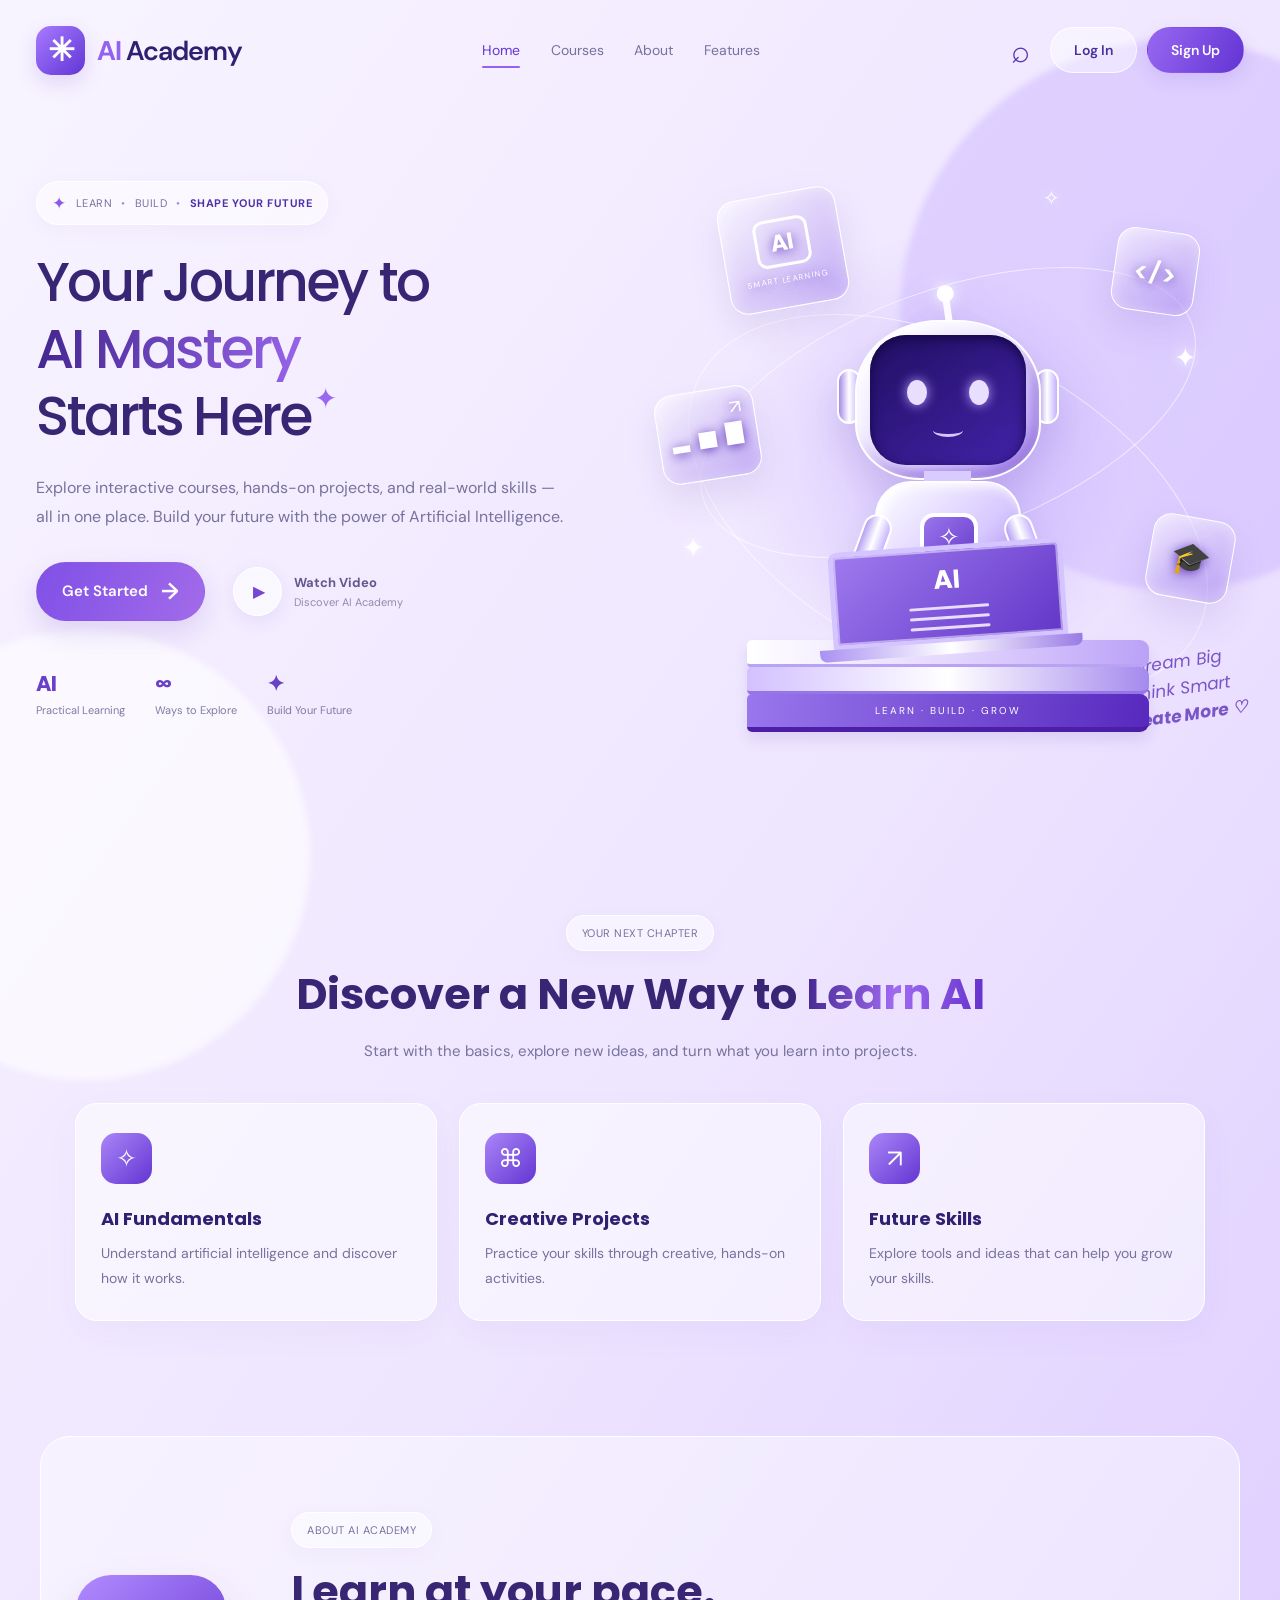
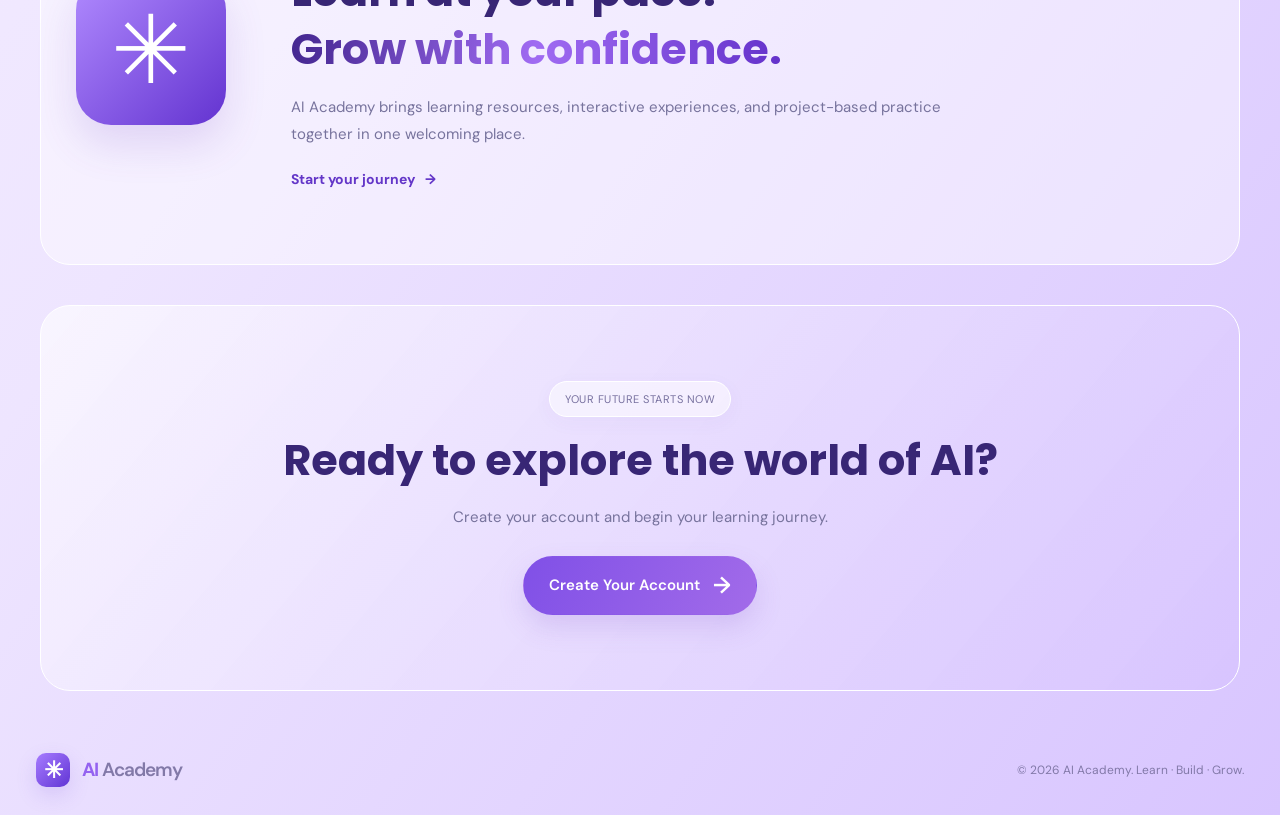
<file: web/index.html>
<!DOCTYPE html>
<html lang="en">
<head>
  <meta charset="UTF-8">
  <meta name="viewport" content="width=device-width, initial-scale=1.0">
  <meta name="description" content="Explore AI courses, interactive learning and hands-on projects at AI Academy.">
  <title>AI Academy | Your Journey to AI Mastery</title>

  <link rel="preconnect" href="https://fonts.googleapis.com">
  <link rel="preconnect" href="https://fonts.gstatic.com" crossorigin>
  <link href="https://fonts.googleapis.com/css2?family=DM+Sans:wght@400;500;600;700&family=Poppins:wght@400;500;600;700;800&display=swap" rel="stylesheet">

  <link rel="stylesheet" href="style.css">
  <script src="Script.js" defer></script>
</head>
<body>
  <div class="background-glow glow-one"></div>
  <div class="background-glow glow-two"></div>

  <header class="navbar">
    <a class="brand" href="#home" aria-label="AI Academy Home">
      <span class="brand-icon">✳</span>
      <span><b>AI</b> Academy</span>
    </a>

    <button class="menu-toggle" id="menuToggle"
      aria-label="Open navigation" aria-expanded="false">☰</button>

    <nav class="nav-links" id="navLinks">
      <a href="#home" class="active">Home</a>
      <a href="#courses">Courses</a>
      <a href="#about">About</a>
      <a href="#features">Features</a>
    </nav>

    <div class="nav-actions">
      <button class="search-btn" id="searchBtn" aria-label="Open search">⌕</button>
      <a class="btn btn-ghost" href="login.html">Log In</a>
      <a class="btn btn-solid" href="Signin.html">Sign Up</a>
    </div>
  </header>

  <main>
    <section class="hero" id="home">
      <div class="hero-copy">
        <div class="eyebrow">
          <span class="sparkle">✦</span>
          LEARN <i>•</i> BUILD <i>•</i>
          <strong>SHAPE YOUR FUTURE</strong>
        </div>

        <h1>
          Your Journey to
          <span class="gradient-text">AI Mastery</span>
          Starts Here<span class="title-spark"> ✦</span>
        </h1>

        <p class="intro">
          Explore interactive courses, hands-on projects, and real-world
          skills — all in one place. Build your future with the power of
          Artificial Intelligence.
        </p>

        <div class="hero-buttons">
          <a class="btn btn-main" href="Signin.html">
            Get Started <span>→</span>
          </a>

          <button class="watch-btn" id="watchBtn">
            <span class="play-circle">▶</span>
            <span><b>Watch Video</b><small>Discover AI Academy</small></span>
          </button>
        </div>

        <div class="stats">
          <div><strong>AI</strong><span>Practical Learning</span></div>
          <div><strong>∞</strong><span>Ways to Explore</span></div>
          <div><strong>✦</strong><span>Build Your Future</span></div>
        </div>
      </div>

      <div class="hero-art" aria-label="Illustration of a friendly AI robot studying">
        <div class="orbit orbit-one"></div>
        <div class="orbit orbit-two"></div>

        <div class="floating-card ai-card">
          <span class="chip">AI</span>
          <small>SMART LEARNING</small>
        </div>

        <div class="floating-card code-card">&lt;/&gt;</div>
        <div class="floating-card chart-card">▂ ▅ ▇ <span>↗</span></div>
        <div class="floating-card cap-card">🎓</div>
        <span class="star star-one">✦</span>
        <span class="star star-two">✧</span>
        <span class="star star-three">✦</span>

        <div class="robot">
          <div class="antenna"><span></span></div>
          <div class="ear ear-left"></div>
          <div class="ear ear-right"></div>
          <div class="robot-head">
            <div class="robot-face">
              <span class="eye"></span>
              <span class="eye"></span>
              <span class="smile"></span>
            </div>
          </div>
          <div class="robot-neck"></div>
          <div class="robot-body">
            <div class="robot-screen">✧</div>
            <div class="robot-arm arm-left"></div>
            <div class="robot-arm arm-right"></div>
          </div>
        </div>

        <div class="laptop">
          <div class="laptop-screen">
            <span>AI</span>
            <i></i><i></i><i></i>
          </div>
          <div class="laptop-base"></div>
        </div>

        <div class="book book-one"></div>
        <div class="book book-two"></div>
        <div class="book book-three">LEARN · BUILD · GROW</div>

        <div class="handwritten">Dream Big<br>Think Smart<br><b>Create More ♡</b></div>
      </div>
    </section>

    <section class="learning-section" id="courses">
      <div class="section-heading">
        <span class="eyebrow">YOUR NEXT CHAPTER</span>
        <h2>Discover a New Way to <span class="gradient-text">Learn AI</span></h2>
        <p>Start with the basics, explore new ideas, and turn what you learn into projects.</p>
      </div>

      <div class="course-grid">
        <article class="course-card">
          <span class="course-icon">✧</span>
          <h3>AI Fundamentals</h3>
          <p>Understand artificial intelligence and discover how it works.</p>
        </article>
        <article class="course-card">
          <span class="course-icon">⌘</span>
          <h3>Creative Projects</h3>
          <p>Practice your skills through creative, hands-on activities.</p>
        </article>
        <article class="course-card">
          <span class="course-icon">↗</span>
          <h3>Future Skills</h3>
          <p>Explore tools and ideas that can help you grow your skills.</p>
        </article>
      </div>
    </section>

    <section class="about-section" id="about">
      <div class="about-symbol">✳</div>
      <div>
        <span class="eyebrow">ABOUT AI ACADEMY</span>
        <h2>Learn at your pace.<br><span class="gradient-text">Grow with confidence.</span></h2>
        <p>AI Academy brings learning resources, interactive experiences, and project-based practice together in one welcoming place.</p>
        <a class="text-link" href="Signin.html">Start your journey <span>→</span></a>
      </div>
    </section>

    <section class="final-cta">
      <span class="eyebrow">YOUR FUTURE STARTS NOW</span>
      <h2>Ready to explore the world of AI?</h2>
      <p>Create your account and begin your learning journey.</p>
      <a class="btn btn-main" href="Signin.html">Create Your Account <span>→</span></a>
    </section>
  </main>

  <footer id="contact">
    <a class="brand footer-brand" href="#home"><span class="brand-icon">✳</span><span><b>AI</b> Academy</span></a>
    <span>© <span id="year"></span> AI Academy. Learn · Build · Grow.</span>
  </footer>

  <div class="search-panel" id="searchPanel" hidden>
    <label for="siteSearch">Search AI Academy</label>
    <div class="search-row">
      <input id="siteSearch" type="search" placeholder="Try AI fundamentals...">
      <button id="closeSearch" aria-label="Close search">×</button>
    </div>
    <p id="searchHint">Search for courses, projects and learning resources.</p>
  </div>

  <dialog class="video-dialog" id="videoDialog">
    <button class="dialog-close" id="closeVideo" aria-label="Close">×</button>
    <div class="video-symbol">✳</div>
    <h2>Welcome to AI Academy</h2>
    <p>Discover AI, learn new skills, and bring your ideas to life.</p>
    <a class="btn btn-main" href="Signin.html">Get Started →</a>
  </dialog>
</body>
</html>
</file>
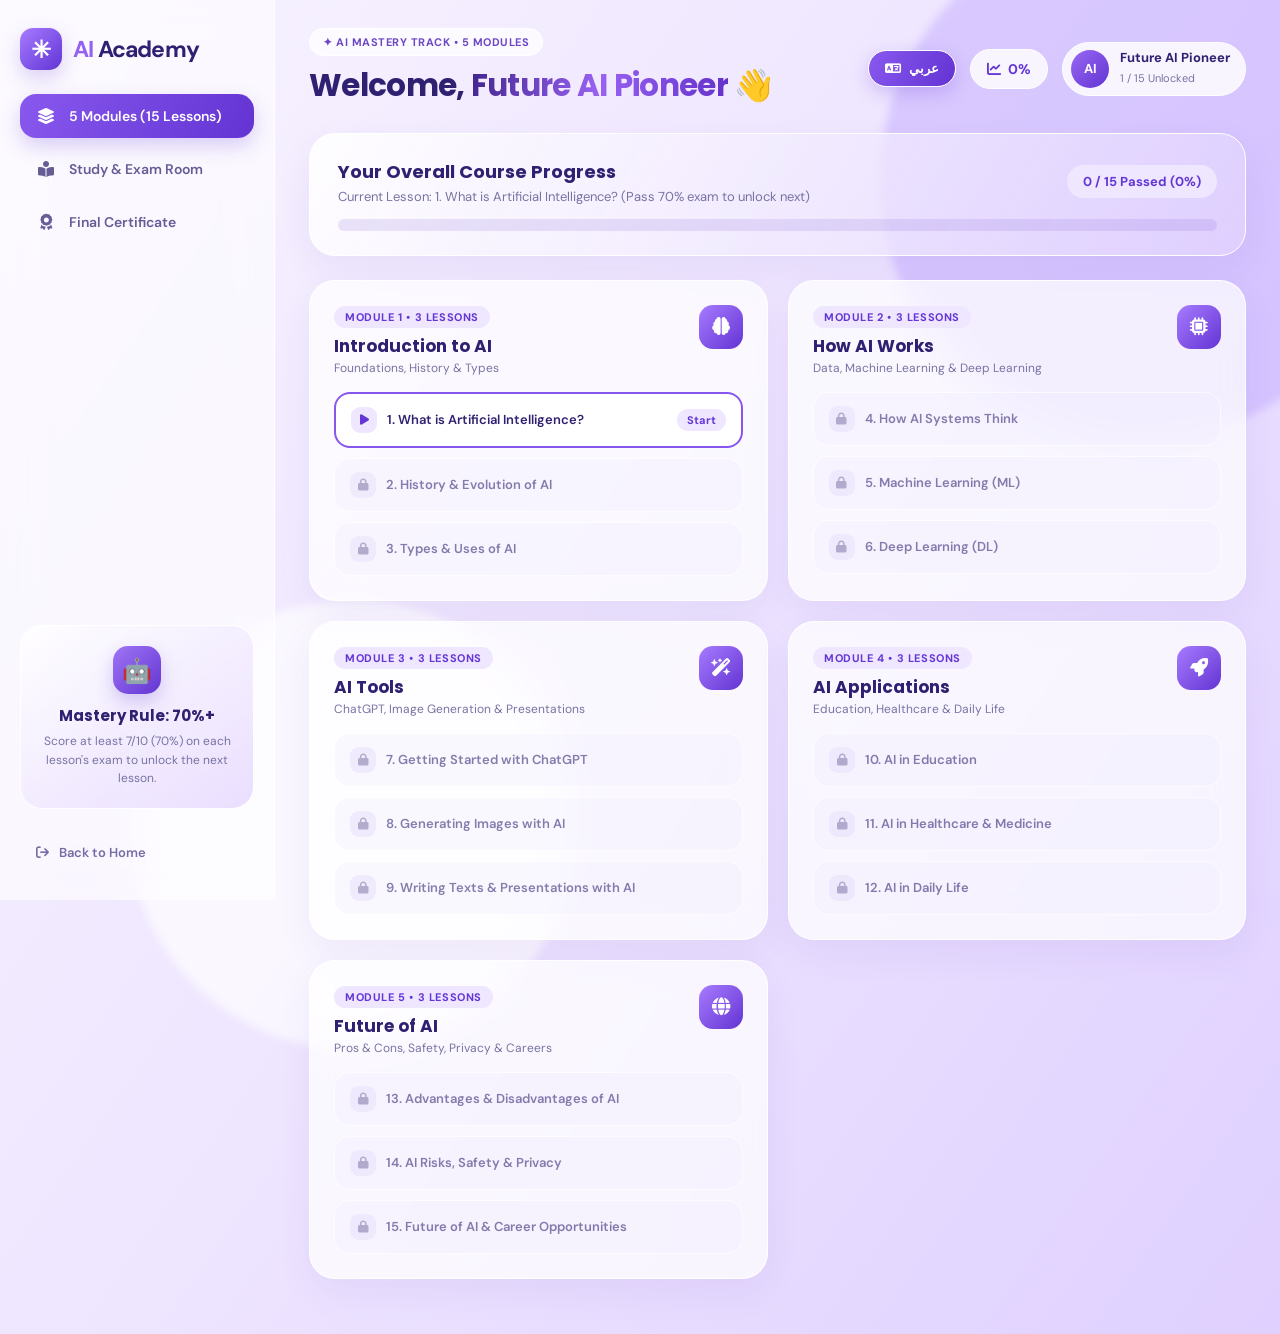
<file: web/dashboard.html>
<!DOCTYPE html>
<html lang="en" dir="ltr" id="htmlRoot">
<head>
  <meta charset="UTF-8">
  <meta name="viewport" content="width=device-width, initial-scale=1.0">
  <title>AI Academy | Learning Dashboard</title>

  <link rel="preconnect" href="https://fonts.googleapis.com">
  <link rel="preconnect" href="https://fonts.gstatic.com" crossorigin>
  <link href="https://fonts.googleapis.com/css2?family=Cairo:wght@400;600;700;800&family=DM+Sans:wght@400;500;600;700&family=Poppins:wght@400;500;600;700;800&family=Dancing+Script:wght@600;700&display=swap" rel="stylesheet">
  <link rel="stylesheet" href="https://cdnjs.cloudflare.com/ajax/libs/font-awesome/6.5.2/css/all.min.css">
  <link rel="stylesheet" href="dashboard.css">
</head>
<body>
  <div class="background-glow glow-one"></div>
  <div class="background-glow glow-two"></div>

  <div class="app-layout">
    <!-- Sidebar -->
    <aside class="sidebar" id="sidebar">
      <div class="sidebar-header">
        <a class="brand" href="index.html">
          <span class="brand-icon">✳</span>
          <span><b>AI</b> Academy</span>
        </a>
        <button class="close-sidebar" id="closeSidebar" aria-label="Close menu">×</button>
      </div>

      <nav class="side-nav">
        <button type="button" class="nav-item active" data-view="curriculumView">
          <i class="fa-solid fa-layer-group"></i>
          <span data-i18n="navModules">5 Modules (15 Lessons)</span>
        </button>
        <button type="button" class="nav-item" data-view="lessonView" id="navCurrentLesson">
          <i class="fa-solid fa-book-open-reader"></i>
          <span data-i18n="navStudy">Study & Exam Room</span>
        </button>
        <button type="button" class="nav-item" data-view="certificateView" id="navCertificate">
          <i class="fa-solid fa-award"></i>
          <span data-i18n="navCert">Final Certificate</span>
        </button>
      </nav>

      <div class="sidebar-card">
        <div class="mini-bot">🤖</div>
        <h4 data-i18n="ruleTitle">Mastery Rule: 70%+</h4>
        <p data-i18n="ruleDesc">Score at least 7/10 (70%) on each lesson's exam to unlock the next lesson.</p>
      </div>

      <a href="index.html" class="logout-link">
        <i class="fa-solid fa-arrow-right-from-bracket"></i>
        <span data-i18n="backHome">Back to Home</span>
      </a>
    </aside>

    <!-- Main Wrapper -->
    <div class="main-wrapper">
      <!-- Topbar -->
      <header class="topbar">
        <button class="menu-toggle" id="menuToggle" aria-label="Open menu">
          <i class="fa-solid fa-bars"></i>
        </button>

        <div class="welcome-banner">
          <span class="eyebrow" data-i18n="trackBadge">✦ AI MASTERY TRACK • 5 MODULES</span>
          <h1><span data-i18n="welcomeWord">Welcome,</span> <span class="gradient-text" id="studentName">Student</span> 👋</h1>
        </div>

        <div class="user-actions">
          <!-- زرار تبديل اللغة عربي / إنجليزي -->
          <button type="button" class="lang-toggle-btn" id="langToggleBtn" title="Switch Language">
            <i class="fa-solid fa-language"></i>
            <span id="langBtnLabel">عربي</span>
          </button>

          <div class="streak-pill">
            <i class="fa-solid fa-chart-line"></i>
            <span id="headerPercent">0%</span>
          </div>
          <div class="profile-chip">
            <div class="avatar">AI</div>
            <div class="profile-info">
              <strong id="profileName">Student</strong>
              <small id="unlockedCountLabel">1 / 15 Unlocked</small>
            </div>
          </div>
        </div>
      </header>

      <!-- VIEW 1: CURRICULUM OVERVIEW (5 MODULES) -->
      <main id="curriculumView" class="view-section active">
        <section class="progress-banner">
          <div class="progress-head">
            <div>
              <h2 data-i18n="overallProgress">Your Overall Course Progress</h2>
              <p id="nextStepText">Start Lesson 1 to begin your AI journey.</p>
            </div>
            <span class="progress-badge" id="progressBadge">0 / 15 Passed (0%)</span>
          </div>
          <div class="progress-track">
            <div class="progress-fill" id="progressFill" style="width: 0%;"></div>
          </div>
        </section>

        <div class="modules-grid" id="modulesContainer"></div>
      </main>

      <!-- VIEW 2: LESSON STUDY + 10-QUESTION EXAM -->
      <main id="lessonView" class="view-section">
        <div class="lesson-topbar">
          <button type="button" class="back-btn" id="backToModulesBtn">
            <i class="fa-solid fa-arrow-left"></i> <span data-i18n="backModules">Back to All Modules</span>
          </button>
          <span class="module-pill" id="activeModuleTag">Module 1 • Lesson 1</span>
        </div>

        <article class="study-card">
          <div class="study-header">
            <div class="study-icon" id="activeLessonIcon">🤖</div>
            <div>
              <h2 id="activeLessonTitle">Lesson Title</h2>
              <p id="activeLessonSubtitle">Subtitle</p>
            </div>
          </div>

          <div class="study-body" id="activeLessonContent"></div>

          <div class="study-footer">
            <div class="exam-notice">
              <i class="fa-solid fa-circle-info"></i>
              <span data-i18n="examNotice">Finished studying? Complete the 10-question exam below (Minimum passing score: 70%).</span>
            </div>
            <button type="button" class="primary-btn" id="scrollToExamBtn">
              <span data-i18n="startExamBtn">Start 10-Question Exam</span> <i class="fa-solid fa-arrow-down"></i>
            </button>
          </div>
        </article>

        <!-- 10-Question Exam Card -->
        <section class="exam-card" id="examSection">
          <div class="exam-header">
            <div>
              <span class="eyebrow" data-i18n="examBadge">LESSON ASSESSMENT • 10 QUESTIONS</span>
              <h3 data-i18n="examHeading">Lesson Mastery Exam</h3>
            </div>
            <div class="pass-rule-badge" data-i18n="passRule">Pass Score: 70% (7/10)</div>
          </div>

          <form id="lessonExamForm" class="questions-list"></form>

          <div class="exam-actions">
            <button type="button" class="primary-btn submit-exam-btn" id="submitExamBtn">
              <i class="fa-solid fa-paper-plane"></i> <span data-i18n="submitExam">Submit Exam & Check Score</span>
            </button>
          </div>

          <div class="exam-result-box" id="examResultBox" hidden>
            <div class="result-icon" id="resultIcon">🎉</div>
            <h3 id="resultTitle">Result Title</h3>
            <p id="resultScoreText">You scored 8/10 (80%)</p>
            <p id="resultMessage">Message</p>
            <div class="result-buttons" id="resultButtons"></div>
          </div>
        </section>
      </main>

      <!-- VIEW 3: FINAL BIG CERTIFICATE -->
      <main id="certificateView" class="view-section">
        <div class="cert-locked-banner" id="certLockedBanner">
          <div class="lock-circle"><i class="fa-solid fa-lock"></i></div>
          <h2 data-i18n="certLockedTitle">Certificate Locked</h2>
          <p data-i18n="certLockedDesc">Complete all 5 Modules (15 Lessons) with at least 70% on every exam to unlock your official AI Academy Certificate.</p>
          <button type="button" class="primary-btn" id="goStudyBtn" data-i18n="continueStudy">Continue Studying</button>
        </div>

        <div class="big-certificate-wrapper" id="bigCertWrapper" hidden>
          <div class="cert-controls">
            <span class="eyebrow">🎓 OFFICIAL CREDENTIAL UNLOCKED</span>
            <button type="button" class="primary-btn" onclick="window.print()">
              <i class="fa-solid fa-print"></i> <span data-i18n="printCert">Print / Save as PDF</span>
            </button>
          </div>

          <div class="big-certificate" id="printableCertificate" dir="ltr">
            <div class="cert-border-inner">
              <div class="cert-top-brand">
                <span class="brand-icon">✳</span>
                <span><b>AI</b> Academy</span>
              </div>

              <p class="cert-kicker">CERTIFICATE OF MASTERY</p>
              <h1 class="cert-main-title">Artificial Intelligence Foundations</h1>
              <p class="cert-presented">This prestigious certificate is proudly presented to</p>

              <h2 class="cert-recipient" id="finalCertName">Student Name</h2>

              <p class="cert-desc">
                For successfully completing the comprehensive <strong>5-Module, 15-Lesson Curriculum</strong> in Artificial Intelligence, Machine Learning, AI Tools, Real-World Applications, and AI Ethics, achieving mastery across all 15 assessments.
              </p>

              <div class="cert-modules-summary">
                <span>✓ Module 1: Intro to AI</span>
                <span>✓ Module 2: How AI Works</span>
                <span>✓ Module 3: AI Tools</span>
                <span>✓ Module 4: Applications</span>
                <span>✓ Module 5: Future of AI</span>
              </div>

              <div class="cert-footer-row">
                <div class="cert-sign">
                  <strong id="certDate">November 2026</strong>
                  <span>Date of Completion</span>
                </div>
                <div class="cert-gold-medal">
                  <i class="fa-solid fa-award"></i>
                  <span>VERIFIED</span>
                </div>
                <div class="cert-sign">
                  <strong class="signature-script">AI Academy Board</strong>
                  <span>Program Director</span>
                </div>
              </div>
            </div>
          </div>
        </div>
      </main>
    </div>
  </div>

  <!-- CELEBRATION POPUP MODAL -->
  <dialog class="celebration-dialog" id="moduleModal">
    <div class="celebration-content">
      <div class="celebration-illustration" id="modalIllustration">🚀</div>
      <span class="eyebrow" id="modalBadge">MODULE 1 COMPLETED!</span>
      <h2 id="modalTitle">لقد أتممت الوحدة الأولى بنجاح!</h2>
      <p id="modalText">عمل رائع!</p>
      <button type="button" class="primary-btn modal-cta" id="modalNextBtn">
        Continue <i class="fa-solid fa-arrow-right"></i>
      </button>
    </div>
  </dialog>

  <script src="lessons-data.js"></script>
  <script src="dashboard.js"></script>
</body>
</html>
</file>
<file: web/style.css>
* {
  box-sizing: border-box;
}

:root {
  --ink: #302071;
  --purple: #6336d5;
  --violet: #9462f0;
  --muted: #7773a2;
  --white: #fff;
  --glass: rgba(255,255,255,.56);
}

html {
  scroll-behavior: smooth;
  scroll-padding-top: 100px;
}

body {
  margin: 0;
  min-height: 100vh;
  font-family: "DM Sans", sans-serif;
  color: var(--ink);
  background: linear-gradient(125deg,#f8f4ff,#eee5ff 48%,#d8c5ff);
  overflow-x: hidden;
}

button, input, a { font: inherit; }
button, a { -webkit-tap-highlight-color: transparent; }
button { cursor: pointer; }
a { color: inherit; }
[hidden] { display: none !important; }

.background-glow {
  position: fixed;
  border-radius: 50%;
  filter: blur(3px);
  pointer-events: none;
  z-index: -1;
}

.glow-one {
  width: 550px;
  height: 550px;
  top: 40px;
  right: -170px;
  background: #b9a0ff55;
}

.glow-two {
  width: 450px;
  height: 450px;
  bottom: -180px;
  left: -140px;
  background: #fff9;
}

.navbar {
  max-width: 1380px;
  min-height: 100px;
  margin: auto;
  padding: 16px 36px;
  display: flex;
  align-items: center;
  gap: 32px;
  position: relative;
  z-index: 10;
}

.brand {
  display: inline-flex;
  align-items: center;
  gap: 12px;
  text-decoration: none;
  white-space: nowrap;
  font-size: 27px;
  font-weight: 600;
  letter-spacing: -1px;
}

.brand b { color: var(--violet); }

.brand-icon {
  width: 49px;
  height: 49px;
  display: grid;
  place-items: center;
  border-radius: 15px;
  color: white;
  background: linear-gradient(135deg,#a77bff,#6135d4);
  box-shadow: 0 8px 20px #784bd62b;
  font-size: 32px;
}

.nav-links {
  display: flex;
  align-items: center;
  justify-content: center;
  gap: clamp(15px,2.4vw,35px);
  flex: 1;
}

.nav-links a {
  text-decoration: none;
  color: #77729d;
  font-size: 14px;
  padding: 12px 0;
  position: relative;
  transition: color .2s;
}

.nav-links a:hover,
.nav-links a.active { color: var(--purple); }

.nav-links a.active::after {
  content: "";
  position: absolute;
  bottom: 3px;
  left: 0;
  right: 0;
  height: 2px;
  border-radius: 3px;
  background: var(--violet);
}

.nav-actions {
  display: flex;
  align-items: center;
  gap: 10px;
}

.btn {
  display: inline-flex;
  align-items: center;
  justify-content: center;
  gap: 13px;
  padding: 13px 23px;
  border: 1px solid transparent;
  border-radius: 30px;
  text-decoration: none;
  white-space: nowrap;
  font-size: 14px;
  font-weight: 600;
  transition: transform .2s, box-shadow .2s;
}

.btn:hover {
  transform: translateY(-2px);
  box-shadow: 0 10px 25px #6237c52c;
}

.btn:focus-visible, button:focus-visible, a:focus-visible {
  outline: 3px solid #a58aff;
  outline-offset: 4px;
}

.btn-ghost {
  background: #ffffff72;
  border-color: #ffffffc9;
  color: #49329a;
}

.btn-solid {
  color: white;
  background: linear-gradient(115deg,#9868f2,#6334d3);
  box-shadow: 0 7px 18px #7645d322;
}

.search-btn {
  border: 0;
  background: transparent;
  color: #5633b2;
  font-size: 32px;
  width: 40px;
  height: 42px;
}

.menu-toggle { display: none; }

/* Hero */

.hero {
  max-width: 1380px;
  min-height: 690px;
  margin: auto;
  padding: 55px 36px 45px;
  display: grid;
  grid-template-columns: 1fr 1fr;
  align-items: center;
  gap: 24px;
}

.hero-copy {
  position: relative;
  z-index: 2;
  padding-bottom: 12px;
}

.eyebrow {
  display: inline-flex;
  align-items: center;
  gap: 9px;
  padding: 10px 15px;
  border: 1px solid #fff;
  border-radius: 30px;
  background: #ffffff85;
  box-shadow: 0 5px 20px #6840b40b;
  color: #77709f;
  font-size: 11px;
  letter-spacing: .5px;
  margin-bottom: 23px;
}

.eyebrow strong { color: #5031a9; }
.eyebrow i { font-style: normal; color: #a78ae8; }
.sparkle { color: #8b5aeb; font-size: 17px; }

h1, h2, h3 {
  font-family: "Poppins", sans-serif;
}

h1 {
  margin: 0 0 23px;
  max-width: 640px;
  font-size: clamp(43px,4.3vw,67px);
  font-weight: 500;
  line-height: 1.22;
  letter-spacing: -2.8px;
  color: #382675;
}

.gradient-text {
  display: block;
  color: #7949df;
  background: linear-gradient(95deg,#43268f,#a06bf2,#6331ca);
  -webkit-background-clip: text;
  background-clip: text;
  -webkit-text-fill-color: transparent;
}

.title-spark {
  color: #9868f0;
  font-size: .5em;
  vertical-align: top;
}

.intro {
  max-width: 535px;
  margin: 0 0 30px;
  color: #77739d;
  font-size: 16px;
  line-height: 1.85;
}

.hero-buttons {
  display: flex;
  flex-wrap: wrap;
  align-items: center;
  gap: 24px;
}

.btn-main {
  padding: 17px 25px;
  color: white;
  background: linear-gradient(115deg,#8050e7,#a26be9);
  box-shadow: 0 12px 27px #7c4ac72c;
  font-size: 15px;
}

.btn-main span { font-size: 23px; line-height: 1; }

.watch-btn {
  display: flex;
  align-items: center;
  gap: 12px;
  padding: 4px;
  border: 0;
  background: transparent;
  color: #62588d;
  text-align: left;
}

.play-circle {
  display: grid;
  place-items: center;
  width: 49px;
  height: 49px;
  padding-left: 3px;
  border: 1px solid white;
  border-radius: 50%;
  background: #ffffff9c;
  color: #7446d3;
  box-shadow: 0 5px 18px #6e47c21b;
}

.watch-btn b, .watch-btn small { display: block; }
.watch-btn b { font-size: 13px; }
.watch-btn small { margin-top: 4px; color: #9389b1; font-size: 11px; }

.stats {
  display: flex;
  flex-wrap: wrap;
  gap: 30px;
  margin-top: 47px;
}

.stats div {
  display: flex;
  flex-direction: column;
  gap: 4px;
}

.stats strong {
  color: #6941c7;
  font: 700 21px "Poppins",sans-serif;
}

.stats span { color: #827aa4; font-size: 11px; }

/* Decorative robot scene */

.hero-art {
  position: relative;
  width: 100%;
  max-width: 630px;
  height: 600px;
  justify-self: center;
  isolation: isolate;
}

.hero-art::before {
  content: "";
  position: absolute;
  width: 440px;
  height: 440px;
  top: 80px;
  left: 50%;
  transform: translateX(-50%);
  border-radius: 50%;
  background: radial-gradient(circle,#bba2ff75,#dfd0ff35 60%,transparent 72%);
  z-index: -2;
}

.orbit {
  position: absolute;
  left: 50%;
  border: 1px solid #fff9;
  border-radius: 50%;
  pointer-events: none;
}

.orbit-one {
  width: 520px;
  height: 245px;
  top: 135px;
  transform: translateX(-50%) rotate(-20deg);
}

.orbit-two {
  width: 560px;
  height: 320px;
  top: 190px;
  transform: translateX(-50%) rotate(27deg);
}

.floating-card {
  position: absolute;
  z-index: 5;
  display: flex;
  align-items: center;
  justify-content: center;
  border: 1px solid #fff;
  border-radius: 18px;
  color: white;
  background: linear-gradient(145deg,#ffffff83,#9d7aeb91);
  box-shadow: 0 16px 35px #6240ad20,inset 0 0 15px #fff6;
  text-shadow: 0 2px 12px #6039b7;
}

.ai-card {
  top: 38px;
  left: 12%;
  width: 120px;
  height: 115px;
  flex-direction: column;
  gap: 8px;
  transform: rotate(-10deg);
}

.chip {
  display: grid;
  place-items: center;
  width: 55px;
  height: 48px;
  border: 3px solid white;
  border-radius: 10px;
  font: 700 23px "Poppins",sans-serif;
}

.ai-card small { font-size: 8px; letter-spacing: 1px; }

.code-card {
  top: 75px;
  right: 8%;
  width: 83px;
  height: 83px;
  font-size: 27px;
  font-weight: 700;
  transform: rotate(8deg);
}

.chart-card {
  top: 235px;
  left: 1%;
  width: 100px;
  height: 90px;
  font-size: 22px;
  letter-spacing: 2px;
  transform: rotate(-9deg);
}

.chart-card span {
  position: absolute;
  right: 10px;
  top: 8px;
  font-size: 19px;
}

.cap-card {
  right: 2%;
  bottom: 155px;
  width: 83px;
  height: 83px;
  font-size: 32px;
  transform: rotate(10deg);
}

.star {
  position: absolute;
  color: white;
  text-shadow: 0 0 13px white;
  font-size: 27px;
}

.star-one { top: 185px; right: 8%; }
.star-two { top: 30px; right: 31%; font-size: 20px; }
.star-three { top: 375px; left: 5%; }

/* Robot */

.robot {
  position: absolute;
  z-index: 3;
  width: 230px;
  height: 290px;
  left: 50%;
  top: 165px;
  transform: translateX(-50%);
  filter: drop-shadow(0 20px 20px #5231a52c);
}

.antenna {
  position: absolute;
  z-index: -1;
  top: -28px;
  left: 111px;
  width: 7px;
  height: 36px;
  border-radius: 8px;
  background: #fdfaff;
  transform: rotate(-8deg);
}

.antenna span {
  position: absolute;
  top: -7px;
  left: -5px;
  width: 17px;
  height: 17px;
  border-radius: 50%;
  background: white;
  box-shadow: 0 0 15px #fff;
}

.robot-head {
  position: absolute;
  top: 0;
  left: 22px;
  width: 186px;
  height: 160px;
  padding: 13px;
  border: 2px solid #fff;
  border-radius: 45% 45% 35% 35%;
  background: linear-gradient(135deg,#fff,#e2d7ff 58%,#a78aef);
  box-shadow: inset 5px 5px 12px #fff,inset -5px -7px 12px #9978df;
}

.robot-face {
  position: relative;
  width: 100%;
  height: 100%;
  border-radius: 36px;
  background: linear-gradient(145deg,#211063,#4222a8);
  box-shadow: inset 0 4px 12px #140747;
}

.eye {
  position: absolute;
  top: 45px;
  width: 20px;
  height: 25px;
  border-radius: 50%;
  background: #e8dfff;
  box-shadow: 0 0 12px #bca1ff;
}

.eye:first-child { left: 37px; }
.eye:nth-child(2) { right: 37px; }

.smile {
  position: absolute;
  bottom: 28px;
  left: 50%;
  width: 30px;
  height: 13px;
  transform: translateX(-50%);
  border-bottom: 3px solid #d8c5ff;
  border-radius: 0 0 50% 50%;
}

.ear {
  position: absolute;
  top: 49px;
  width: 24px;
  height: 55px;
  border: 2px solid white;
  border-radius: 16px;
  background: linear-gradient(90deg,#a48be9,#fff,#c3b0ff);
}

.ear-left { left: 4px; }
.ear-right { right: 4px; }

.robot-neck {
  position: absolute;
  top: 151px;
  left: 91px;
  width: 47px;
  height: 24px;
  background: #d9cbff;
}

.robot-body {
  position: absolute;
  top: 161px;
  left: 42px;
  width: 146px;
  height: 120px;
  border: 2px solid white;
  border-radius: 36px 36px 30px 30px;
  background: linear-gradient(135deg,#fff,#d7c8ff 60%,#9879e7);
  box-shadow: inset 5px 3px 12px white;
}

.robot-screen {
  position: absolute;
  top: 30px;
  left: 43px;
  width: 58px;
  height: 48px;
  display: grid;
  place-items: center;
  border: 4px solid #fff;
  border-radius: 14px;
  color: white;
  font-size: 26px;
  background: linear-gradient(135deg,#9975ec,#6a40cc);
}

.robot-arm {
  position: absolute;
  top: 30px;
  width: 29px;
  height: 69px;
  border: 2px solid white;
  border-radius: 20px;
  background: linear-gradient(90deg,#b5a0f3,#fff,#c7b5ff);
}

.arm-left { left: -21px; transform: rotate(20deg); }
.arm-right { right: -21px; transform: rotate(-20deg); }

/* Laptop and books */

.laptop {
  position: absolute;
  z-index: 4;
  top: 390px;
  left: 50%;
  width: 235px;
  height: 105px;
  transform: translateX(-50%) rotate(-4deg);
}

.laptop-screen {
  position: absolute;
  inset: 0 0 7px;
  border: 5px solid #d4c4ff;
  border-radius: 9px 9px 3px 3px;
  background: linear-gradient(140deg,#9e7aee,#6337c9);
  box-shadow: inset 0 0 0 2px #fff7;
  display: flex;
  flex-direction: column;
  align-items: center;
  justify-content: center;
  gap: 7px;
}

.laptop-screen span {
  color: white;
  font: 700 26px "Poppins",sans-serif;
}

.laptop-screen i {
  width: 80px;
  height: 3px;
  border-radius: 5px;
  background: #e9ddff;
}

.laptop-base {
  position: absolute;
  left: -14px;
  right: -14px;
  bottom: -4px;
  height: 12px;
  border-radius: 0 0 7px 7px;
  background: linear-gradient(90deg,#aa91f2,#fff,#9a7be5);
}

.book {
  position: absolute;
  z-index: 3;
  left: 16%;
  width: 68%;
  height: 28px;
  border-radius: 5px 9px 9px 5px;
  box-shadow: 0 8px 14px #5231a51c;
}

.book-one {
  top: 485px;
  background: linear-gradient(90deg,#fff,#e4d8ff,#bba1f7);
  border-bottom: 4px solid #bca4f4;
}

.book-two {
  top: 512px;
  background: linear-gradient(90deg,#d2c1ff,#fff,#a58aee);
  border-bottom: 4px solid #9876e8;
}

.book-three {
  top: 539px;
  height: 38px;
  display: grid;
  place-items: center;
  color: white;
  font-size: 10px;
  letter-spacing: 2px;
  background: linear-gradient(100deg,#9977ed,#5729be);
  border-bottom: 5px solid #4b20a7;
}

.handwritten {
  position: absolute;
  right: 0;
  bottom: 25px;
  color: #7955c8;
  font: italic 17px/1.6 "Poppins",sans-serif;
  text-align: center;
  transform: rotate(-8deg);
}

/* Learning sections */

.learning-section, .about-section, .final-cta {
  max-width: 1200px;
  margin: 40px auto;
  padding: 75px 35px;
}

.section-heading { text-align: center; }

.section-heading .eyebrow, .about-section .eyebrow,
.final-cta .eyebrow { margin-bottom: 14px; }

.section-heading h2, .about-section h2, .final-cta h2 {
  margin: 0 0 15px;
  color: #382675;
  font-size: clamp(28px,3.5vw,43px);
  line-height: 1.35;
}

.section-heading .gradient-text { display: inline; }

.section-heading p, .about-section p, .final-cta p {
  max-width: 650px;
  margin: 0 auto;
  color: #77739d;
  font-size: 15px;
  line-height: 1.8;
}

.course-grid {
  display: grid;
  grid-template-columns: repeat(3,minmax(0,1fr));
  gap: 22px;
  margin-top: 38px;
}

.course-card {
  padding: 29px 25px;
  border: 1px solid #fff;
  border-radius: 22px;
  background: #ffffff80;
  box-shadow: 0 12px 35px #6541b00b;
  transition: transform .2s, box-shadow .2s;
}

.course-card:hover {
  transform: translateY(-5px);
  box-shadow: 0 18px 40px #6541b018;
}

.course-icon {
  display: grid;
  place-items: center;
  width: 51px;
  height: 51px;
  border-radius: 15px;
  color: white;
  background: linear-gradient(135deg,#aa86f8,#6335d2);
  font-size: 25px;
}

.course-card h3 { margin: 21px 0 9px; font-size: 18px; }
.course-card p { margin: 0; color: #77739d; font-size: 14px; line-height: 1.8; }

.about-section {
  display: grid;
  grid-template-columns: 180px 1fr;
  align-items: center;
  gap: 35px;
  border: 1px solid #fff;
  border-radius: 30px;
  background: #ffffff6b;
}

.about-symbol {
  display: grid;
  place-items: center;
  width: 150px;
  height: 150px;
  border-radius: 35px;
  color: white;
  background: linear-gradient(135deg,#b18bff,#6333d0);
  box-shadow: 0 20px 40px #7143c52a;
  font-size: 95px;
}

.about-section h2 .gradient-text { display: inline; }
.about-section p { margin: 0 0 20px; }

.text-link {
  display: inline-flex;
  gap: 10px;
  align-items: center;
  color: #6336c8;
  font-size: 14px;
  font-weight: 700;
  text-decoration: none;
}

.final-cta {
  text-align: center;
  border: 1px solid white;
  border-radius: 30px;
  background: linear-gradient(130deg,#ffffff9c,#d7c3ffad);
}

.final-cta p { margin-bottom: 25px; }

footer {
  max-width: 1380px;
  margin: auto;
  padding: 22px 36px 28px;
  display: flex;
  align-items: center;
  justify-content: space-between;
  gap: 20px;
  color: #8279a8;
  font-size: 12px;
}

.footer-brand { font-size: 19px; }
.footer-brand .brand-icon { width: 34px; height: 34px; font-size: 23px; border-radius: 10px; }

/* Search and welcome dialog */

.search-panel {
  position: fixed;
  z-index: 30;
  top: 85px;
  right: 25px;
  width: min(360px,calc(100vw - 32px));
  padding: 21px;
  border: 1px solid white;
  border-radius: 20px;
  background: #f8f4ff;
  box-shadow: 0 18px 55px #39216b29;
}

.search-panel label { display: block; margin-bottom: 12px; font-weight: 700; }

.search-row { display: flex; gap: 8px; }

.search-row input {
  width: 100%;
  min-width: 0;
  padding: 12px;
  border: 1px solid #d9cafb;
  border-radius: 10px;
  outline-color: #9268ee;
  background: white;
  color: var(--ink);
}

.search-row button, .dialog-close {
  width: 40px;
  border: 0;
  border-radius: 10px;
  background: #e9ddff;
  color: var(--ink);
  font-size: 24px;
}

.search-panel p { color: #77739d; font-size: 12px; line-height: 1.6; }

.video-dialog {
  width: min(450px,calc(100% - 32px));
  padding: 42px 30px 32px;
  border: 1px solid white;
  border-radius: 28px;
  background: linear-gradient(145deg,#fbf8ff,#e9ddff);
  color: var(--ink);
  text-align: center;
  box-shadow: 0 25px 80px #39216b30;
}

.video-dialog::backdrop { background: #24134788; backdrop-filter: blur(5px); }

.dialog-close {
  position: absolute;
  top: 12px;
  right: 12px;
  height: 40px;
}

.video-symbol {
  display: grid;
  place-items: center;
  width: 72px;
  height: 72px;
  margin: auto;
  border-radius: 22px;
  color: white;
  background: linear-gradient(135deg,#a77bff,#6135d4);
  font-size: 45px;
}

.video-dialog h2 { font-size: 25px; }
.video-dialog p { margin-bottom: 25px; color: #77739d; line-height: 1.7; }

/* Tablet */

@media (max-width: 1050px) {
  .navbar { gap: 18px; padding-inline: 24px; }
  .brand { font-size: 23px; }
  .brand-icon { width: 42px; height: 42px; }
  .nav-links { gap: 16px; }
  .nav-links a { font-size: 12px; }
  .nav-actions { gap: 6px; }
  .nav-actions .btn { padding: 12px 15px; }
  .hero { padding-inline: 24px; gap: 5px; }
  h1 { font-size: clamp(42px,5vw,55px); }
  .hero-art { transform: scale(.88); transform-origin: center center; margin-inline: -30px; }
  .stats { gap: 18px; }
}

/* Mobile */

@media (max-width: 760px) {
  .navbar { min-height: 78px; padding: 12px 18px; gap: 12px; }
  .brand { font-size: 23px; }
  .brand-icon { width: 40px; height: 40px; border-radius: 12px; }
  .menu-toggle {
    display: block;
    margin-left: auto;
    padding: 8px 12px;
    border: 1px solid white;
    border-radius: 11px;
    background: #ffffff9c;
    color: var(--ink);
    font-size: 20px;
  }

  .nav-links {
    display: none;
    position: absolute;
    top: 70px;
    left: 14px;
    right: 14px;
    padding: 13px 18px;
    border: 1px solid white;
    border-radius: 18px;
    background: #f9f5ff;
    box-shadow: 0 15px 35px #50318b20;
    flex-direction: column;
    align-items: stretch;
    gap: 0;
  }

  .nav-links.open { display: flex; }
  .nav-links a { padding: 13px 8px; font-size: 14px; }
  .nav-links a.active::after { width: 35px; right: auto; bottom: 5px; }
  .nav-actions .btn { display: none; }
  .search-btn { width: 35px; }

  .hero {
    display: flex;
    flex-direction: column;
    align-items: stretch;
    min-height: auto;
    padding: 40px 22px 0;
    gap: 0;
  }

  .eyebrow { font-size: 9px; gap: 6px; padding: 9px 11px; margin-bottom: 19px; }
  h1 { max-width: 100%; font-size: clamp(39px,9vw,55px); letter-spacing: -1.8px; }
  .intro { font-size: 14px; line-height: 1.85; }
  .hero-buttons { gap: 14px; }
  .btn-main { padding: 15px 19px; font-size: 13px; }
  .play-circle { width: 43px; height: 43px; }
  .watch-btn b { font-size: 12px; }
  .watch-btn small { font-size: 10px; }
  .stats { margin-top: 32px; gap: 18px; }
  .stats strong { font-size: 18px; }
  .stats span { font-size: 10px; }

  .hero-art {
    width: 100%;
    max-width: 540px;
    height: 490px;
    min-height: 0;
    margin: 10px auto -5px;
    transform: scale(.86);
    transform-origin: top center;
  }

  .learning-section, .about-section, .final-cta {
    margin: 25px 16px;
    padding: 48px 20px;
  }

  .course-grid { grid-template-columns: 1fr; gap: 14px; }
  .course-card { padding: 24px; }
  .about-section { display: flex; flex-direction: column; align-items: flex-start; gap: 25px; }
  .about-symbol { width: 95px; height: 95px; border-radius: 24px; font-size: 60px; }
  .section-heading h2, .about-section h2, .final-cta h2 { font-size: 28px; }
  footer { padding: 22px 18px; flex-direction: column; align-items: flex-start; }
}

@media (max-width: 420px) {
  .navbar { padding-inline: 12px; }
  .brand { font-size: 20px; gap: 8px; }
  .hero { padding-inline: 18px; }
  h1 { font-size: 39px; }
  .hero-buttons { gap: 9px; }
  .btn-main { padding: 14px 15px; gap: 9px; }
  .hero-art { transform: scale(.69); width: 140%; margin-left: -20%; margin-bottom: -130px; }
  .stats { gap: 12px; }
  .search-panel { top: 72px; right: 12px; }
}
</file>
<file: web/dashboard.css>
:root {
  --ink: #302071;
  --purple: #6336d5;
  --violet: #9462f0;
  --muted: #7773a2;
  --glass: rgba(255, 255, 255, 0.72);
  --border: rgba(255, 255, 255, 0.95);
}

* {
  box-sizing: border-box;
  margin: 0;
  padding: 0;
}

html {
  scroll-behavior: smooth;
}

body {
  min-height: 100vh;
  font-family: "DM Sans", sans-serif;
  color: var(--ink);
  background: linear-gradient(125deg, #f8f4ff, #eee5ff 48%, #dfd0ff);
  overflow-x: hidden;
}

h1, h2, h3, h4 {
  font-family: "Poppins", sans-serif;
}

button, a {
  font: inherit;
  -webkit-tap-highlight-color: transparent;
}

[hidden] {
  display: none !important;
}

.background-glow {
  position: fixed;
  border-radius: 50%;
  filter: blur(4px);
  pointer-events: none;
  z-index: -1;
}

.glow-one {
  width: 520px;
  height: 520px;
  top: -80px;
  right: -120px;
  background: rgba(185, 160, 255, 0.42);
}

.glow-two {
  width: 450px;
  height: 450px;
  bottom: -150px;
  left: 10%;
  background: rgba(255, 255, 255, 0.65);
}

/* Layout */
.app-layout {
  display: grid;
  grid-template-columns: 275px 1fr;
  min-height: 100vh;
  max-width: 1540px;
  margin: 0 auto;
}

/* Sidebar */
.sidebar {
  position: sticky;
  top: 0;
  height: 100vh;
  padding: 28px 20px;
  display: flex;
  flex-direction: column;
  gap: 24px;
  background: rgba(255, 255, 255, 0.58);
  border-right: 1px solid var(--border);
  backdrop-filter: blur(22px);
  -webkit-backdrop-filter: blur(22px);
  z-index: 30;
}

.sidebar-header {
  display: flex;
  align-items: center;
  justify-content: space-between;
}

.brand {
  display: inline-flex;
  align-items: center;
  gap: 11px;
  text-decoration: none;
  color: var(--ink);
  font-size: 23px;
  font-weight: 700;
  letter-spacing: -0.8px;
}

.brand b {
  color: var(--violet);
}

.brand-icon {
  width: 42px;
  height: 42px;
  display: grid;
  place-items: center;
  border-radius: 13px;
  color: white;
  background: linear-gradient(135deg, #a77bff, #6135d4);
  box-shadow: 0 8px 20px rgba(120, 75, 214, 0.25);
  font-size: 24px;
}

.close-sidebar {
  display: none;
  border: 0;
  background: #ede4ff;
  color: var(--ink);
  width: 34px;
  height: 34px;
  border-radius: 10px;
  font-size: 22px;
  cursor: pointer;
}

.side-nav {
  display: flex;
  flex-direction: column;
  gap: 9px;
}

.nav-item {
  display: flex;
  align-items: center;
  gap: 13px;
  padding: 13px 16px;
  border: 0;
  border-radius: 16px;
  background: transparent;
  color: #665c96;
  font-weight: 600;
  font-size: 14px;
  text-align: left;
  cursor: pointer;
  transition: 0.2s ease;
}

.nav-item i {
  width: 20px;
  text-align: center;
  font-size: 16px;
}

.nav-item:hover {
  background: rgba(255, 255, 255, 0.75);
  color: var(--purple);
}

.nav-item.active {
  color: white;
  background: linear-gradient(115deg, #8858ee, #6334d3);
  box-shadow: 0 8px 20px rgba(111, 66, 216, 0.25);
}

.sidebar-card {
  margin-top: auto;
  padding: 20px 16px;
  border-radius: 22px;
  border: 1px solid white;
  background: linear-gradient(145deg, rgba(255, 255, 255, 0.85), rgba(223, 206, 255, 0.65));
  text-align: center;
}

.mini-bot {
  width: 48px;
  height: 48px;
  margin: 0 auto 10px;
  display: grid;
  place-items: center;
  border-radius: 15px;
  background: linear-gradient(135deg, #9f75f5, #6335d2);
  font-size: 24px;
  box-shadow: 0 8px 18px rgba(105, 62, 210, 0.25);
}

.sidebar-card h4 {
  font-size: 15px;
  margin-bottom: 5px;
}

.sidebar-card p {
  font-size: 12px;
  color: var(--muted);
  line-height: 1.55;
}

.logout-link {
  display: flex;
  align-items: center;
  gap: 10px;
  padding: 11px 16px;
  border-radius: 14px;
  text-decoration: none;
  color: #776da6;
  font-size: 13px;
  font-weight: 600;
  transition: 0.2s;
}

.logout-link:hover {
  background: rgba(255, 255, 255, 0.6);
  color: var(--purple);
}

/* Main Wrapper */
.main-wrapper {
  padding: 28px 34px 55px;
  display: flex;
  flex-direction: column;
  gap: 24px;
}

.view-section {
  display: none;
  flex-direction: column;
  gap: 24px;
}

.view-section.active {
  display: flex;
}

/* Topbar */
.topbar {
  display: flex;
  align-items: center;
  justify-content: space-between;
  gap: 18px;
  flex-wrap: wrap;
}

.menu-toggle {
  display: none;
  width: 44px;
  height: 44px;
  border: 1px solid white;
  border-radius: 13px;
  background: var(--glass);
  color: var(--ink);
  font-size: 18px;
  cursor: pointer;
}

.eyebrow {
  display: inline-block;
  padding: 6px 13px;
  border: 1px solid white;
  border-radius: 30px;
  background: rgba(255, 255, 255, 0.75);
  color: #6b47c7;
  font-size: 11px;
  font-weight: 700;
  letter-spacing: 0.5px;
  margin-bottom: 6px;
}

.welcome-banner h1 {
  font-size: clamp(22px, 2.5vw, 31px);
  letter-spacing: -0.7px;
}

.gradient-text {
  background: linear-gradient(95deg, #43268f, #9862f2, #6331ca);
  -webkit-background-clip: text;
  background-clip: text;
  -webkit-text-fill-color: transparent;
}

.user-actions {
  display: flex;
  align-items: center;
  gap: 14px;
}

.streak-pill {
  display: flex;
  align-items: center;
  gap: 7px;
  padding: 10px 16px;
  border-radius: 30px;
  border: 1px solid white;
  background: rgba(255, 255, 255, 0.82);
  color: #6336d5;
  font-weight: 700;
  font-size: 14px;
}

.profile-chip {
  display: flex;
  align-items: center;
  gap: 11px;
  padding: 7px 15px 7px 8px;
  border-radius: 30px;
  border: 1px solid white;
  background: rgba(255, 255, 255, 0.82);
}

.avatar {
  width: 38px;
  height: 38px;
  border-radius: 50%;
  display: grid;
  place-items: center;
  color: white;
  font-weight: 700;
  font-size: 13px;
  background: linear-gradient(135deg, #9868f2, #6334d3);
}

.profile-info strong {
  display: block;
  font-size: 13px;
  line-height: 1.2;
}

.profile-info small {
  color: var(--muted);
  font-size: 11px;
}

/* Progress Banner */
.progress-banner {
  padding: 24px 28px;
  border-radius: 26px;
  border: 1px solid white;
  background: linear-gradient(120deg, rgba(255, 255, 255, 0.88), rgba(226, 211, 255, 0.72));
  box-shadow: 0 14px 35px rgba(99, 64, 190, 0.08);
}

.progress-head {
  display: flex;
  align-items: center;
  justify-content: space-between;
  gap: 15px;
  margin-bottom: 14px;
  flex-wrap: wrap;
}

.progress-head h2 {
  font-size: 18px;
}

.progress-head p {
  color: var(--muted);
  font-size: 13px;
  margin-top: 3px;
}

.progress-badge {
  padding: 8px 16px;
  border-radius: 30px;
  background: #efe7ff;
  color: var(--purple);
  font-weight: 700;
  font-size: 13px;
}

.progress-track {
  width: 100%;
  height: 12px;
  border-radius: 20px;
  background: rgba(116, 82, 206, 0.14);
  overflow: hidden;
}

.progress-fill {
  height: 100%;
  border-radius: 20px;
  background: linear-gradient(90deg, #7545ee, #a970ff);
  transition: width 0.4s ease;
}

/* Modules Grid */
.modules-grid {
  display: grid;
  grid-template-columns: repeat(auto-fit, minmax(340px, 1fr));
  gap: 20px;
}

.module-card {
  padding: 24px;
  border-radius: 26px;
  border: 1px solid var(--border);
  background: var(--glass);
  backdrop-filter: blur(18px);
  box-shadow: 0 14px 35px rgba(96, 62, 184, 0.07);
  display: flex;
  flex-direction: column;
  gap: 16px;
}

.module-top {
  display: flex;
  align-items: flex-start;
  justify-content: space-between;
  gap: 12px;
}

.module-num {
  display: inline-block;
  font-size: 11px;
  font-weight: 700;
  text-transform: uppercase;
  letter-spacing: 0.6px;
  color: var(--purple);
  background: #efe6ff;
  padding: 4px 11px;
  border-radius: 20px;
  margin-bottom: 7px;
}

.module-top h3 {
  font-size: 17px;
  line-height: 1.35;
}

.module-top small {
  display: block;
  color: var(--muted);
  font-size: 12px;
  margin-top: 2px;
}

.module-icon {
  width: 44px;
  height: 44px;
  border-radius: 14px;
  display: grid;
  place-items: center;
  background: linear-gradient(135deg, #a77bff, #6334d3);
  color: white;
  font-size: 18px;
  flex-shrink: 0;
}

.lessons-stack {
  display: flex;
  flex-direction: column;
  gap: 10px;
}

.lesson-row-btn {
  display: flex;
  align-items: center;
  justify-content: space-between;
  gap: 10px;
  padding: 13px 15px;
  border-radius: 16px;
  border: 1px solid rgba(255, 255, 255, 0.95);
  background: rgba(255, 255, 255, 0.72);
  color: var(--ink);
  font-size: 13px;
  font-weight: 600;
  text-align: left;
  cursor: pointer;
  transition: 0.2s;
}

.lesson-row-btn:not(:disabled):hover {
  background: white;
  border-color: #9f79f7;
  transform: translateX(3px);
}

.lesson-row-btn:disabled {
  opacity: 0.58;
  cursor: not-allowed;
  background: rgba(240, 235, 255, 0.5);
}

.lesson-row-btn.passed {
  background: #edf9f4;
  border-color: #bcebd7;
}

.lesson-row-btn.current {
  border: 2px solid #8656ee;
  background: white;
}

.lesson-left {
  display: flex;
  align-items: center;
  gap: 10px;
}

.status-dot {
  width: 26px;
  height: 26px;
  border-radius: 9px;
  display: grid;
  place-items: center;
  font-size: 12px;
  flex-shrink: 0;
}

.status-dot.locked { background: #e5defa; color: #7e73a8; }
.status-dot.open { background: #efe6ff; color: var(--purple); }
.status-dot.passed { background: #22a06b; color: white; }

.score-pill {
  font-size: 11px;
  font-weight: 700;
  padding: 4px 10px;
  border-radius: 12px;
  background: #e4f7ef;
  color: #1f7a56;
  white-space: nowrap;
}

.start-pill {
  font-size: 11px;
  font-weight: 700;
  padding: 4px 10px;
  border-radius: 12px;
  background: #efe6ff;
  color: var(--purple);
  white-space: nowrap;
}

/* STUDY & EXAM VIEW */
.lesson-topbar {
  display: flex;
  align-items: center;
  justify-content: space-between;
  gap: 12px;
  flex-wrap: wrap;
}

.back-btn {
  display: inline-flex;
  align-items: center;
  gap: 8px;
  padding: 10px 18px;
  border-radius: 30px;
  border: 1px solid white;
  background: rgba(255, 255, 255, 0.8);
  color: var(--ink);
  font-weight: 600;
  font-size: 13px;
  cursor: pointer;
  transition: 0.2s;
}

.back-btn:hover {
  background: white;
  color: var(--purple);
}

.module-pill {
  padding: 8px 16px;
  border-radius: 30px;
  background: #efe6ff;
  color: var(--purple);
  font-weight: 700;
  font-size: 13px;
  border: 1px solid white;
}

.study-card, .exam-card {
  padding: 30px;
  border-radius: 28px;
  border: 1px solid var(--border);
  background: rgba(255, 255, 255, 0.82);
  backdrop-filter: blur(20px);
  box-shadow: 0 18px 45px rgba(96, 62, 184, 0.08);
}

.study-header {
  display: flex;
  align-items: center;
  gap: 16px;
  padding-bottom: 20px;
  border-bottom: 1px solid #ece4ff;
  margin-bottom: 22px;
}

.study-icon {
  width: 58px;
  height: 58px;
  border-radius: 18px;
  display: grid;
  place-items: center;
  background: linear-gradient(135deg, #a77bff, #6334d3);
  font-size: 28px;
  flex-shrink: 0;
}

.study-header h2 {
  font-size: clamp(20px, 2.4vw, 26px);
}

.study-header p {
  color: var(--muted);
  font-size: 14px;
  margin-top: 3px;
}

.study-body {
  display: flex;
  flex-direction: column;
  gap: 16px;
  font-size: 15px;
  line-height: 1.85;
  color: #3d2e7c;
}

.study-body h4 {
  font-size: 17px;
  color: var(--purple);
  margin-top: 8px;
}

.study-body ul {
  padding-left: 22px;
  display: flex;
  flex-direction: column;
  gap: 8px;
}

.study-highlight {
  padding: 16px 20px;
  border-radius: 18px;
  background: #f3edff;
  border-left: 4px solid var(--purple);
  font-size: 14px;
}

.study-footer {
  margin-top: 28px;
  padding-top: 20px;
  border-top: 1px solid #ece4ff;
  display: flex;
  align-items: center;
  justify-content: space-between;
  gap: 16px;
  flex-wrap: wrap;
}

.exam-notice {
  display: flex;
  align-items: center;
  gap: 10px;
  color: #5b4d96;
  font-size: 13.5px;
}

.primary-btn {
  display: inline-flex;
  align-items: center;
  justify-content: center;
  gap: 10px;
  padding: 13px 24px;
  border: none;
  border-radius: 30px;
  color: white;
  background: linear-gradient(110deg, #7850f1, #a36af4);
  font-weight: 700;
  font-size: 14px;
  cursor: pointer;
  box-shadow: 0 10px 24px rgba(115, 70, 225, 0.25);
  transition: transform 0.2s, box-shadow 0.2s;
}

.primary-btn:hover {
  transform: translateY(-2px);
  box-shadow: 0 14px 28px rgba(115, 70, 225, 0.35);
}

/* Exam Section */
.exam-header {
  display: flex;
  align-items: center;
  justify-content: space-between;
  gap: 14px;
  margin-bottom: 22px;
  flex-wrap: wrap;
}

.pass-rule-badge {
  padding: 8px 16px;
  border-radius: 20px;
  background: #fff4e5;
  color: #b86200;
  font-weight: 700;
  font-size: 13px;
  border: 1px solid #ffe0b2;
}

.questions-list {
  display: flex;
  flex-direction: column;
  gap: 18px;
}

.question-block {
  padding: 20px;
  border-radius: 20px;
  background: rgba(246, 242, 255, 0.85);
  border: 1px solid white;
}

.question-title {
  font-weight: 700;
  font-size: 15px;
  margin-bottom: 13px;
  color: var(--ink);
}

.difficulty-tag {
  font-size: 10px;
  text-transform: uppercase;
  padding: 3px 8px;
  border-radius: 8px;
  margin-left: 8px;
  background: #e3d6ff;
  color: var(--purple);
}

.options-grid {
  display: flex;
  flex-direction: column;
  gap: 9px;
}

.option-label {
  display: flex;
  align-items: center;
  gap: 11px;
  padding: 12px 15px;
  border-radius: 14px;
  background: white;
  border: 1px solid #e6ddff;
  cursor: pointer;
  font-size: 14px;
  transition: 0.2s;
}

.option-label:hover {
  border-color: #9b74f5;
  background: #faf7ff;
}

.option-label input[type="radio"] {
  accent-color: var(--purple);
  width: 17px;
  height: 17px;
}

.exam-actions {
  margin-top: 24px;
  display: flex;
  justify-content: flex-end;
}

/* Result Box */
.exam-result-box {
  margin-top: 24px;
  padding: 28px;
  border-radius: 24px;
  text-align: center;
  border: 2px solid white;
}

.exam-result-box.pass {
  background: linear-gradient(135deg, #e7fbf2, #d4f5e6);
  border-color: #8ee0bc;
}

.exam-result-box.fail {
  background: linear-gradient(135deg, #fff0f4, #ffe2ea);
  border-color: #ffb8cb;
}

.result-icon {
  font-size: 44px;
  margin-bottom: 8px;
}

.exam-result-box h3 {
  font-size: 22px;
  margin-bottom: 6px;
}

.exam-result-box p {
  font-size: 14px;
  margin-bottom: 8px;
}

.result-buttons {
  margin-top: 16px;
  display: flex;
  justify-content: center;
  gap: 12px;
  flex-wrap: wrap;
}

/* Celebration Modal */
.celebration-dialog {
  width: min(490px, calc(100% - 32px));
  margin: auto;
  padding: 36px 28px;
  border: 2px solid white;
  border-radius: 32px;
  background: linear-gradient(145deg, #ffffff, #ece0ff);
  color: var(--ink);
  text-align: center;
  box-shadow: 0 30px 90px rgba(48, 32, 113, 0.35);
}

.celebration-dialog::backdrop {
  background: rgba(31, 17, 68, 0.65);
  backdrop-filter: blur(6px);
}

.celebration-illustration {
  width: 90px;
  height: 90px;
  margin: 0 auto 14px;
  border-radius: 28px;
  display: grid;
  place-items: center;
  font-size: 48px;
  background: linear-gradient(135deg, #a77bff, #6334d3);
  box-shadow: 0 14px 30px rgba(105, 62, 210, 0.3);
  animation: popBounce 0.6s ease;
}

@keyframes popBounce {
  0% { transform: scale(0.6); }
  70% { transform: scale(1.08); }
  100% { transform: scale(1); }
}

.celebration-content h2 {
  font-size: 23px;
  margin: 8px 0 12px;
  color: var(--ink);
}

.celebration-content p {
  font-size: 15px;
  color: #5c4f94;
  line-height: 1.75;
  margin-bottom: 22px;
}

/* BIG FINAL CERTIFICATE */
.cert-locked-banner {
  padding: 55px 28px;
  border-radius: 28px;
  border: 1px solid white;
  background: var(--glass);
  text-align: center;
  max-width: 650px;
  margin: 20px auto;
}

.lock-circle {
  width: 72px;
  height: 72px;
  margin: 0 auto 16px;
  border-radius: 24px;
  display: grid;
  place-items: center;
  font-size: 30px;
  color: white;
  background: linear-gradient(135deg, #a77bff, #6334d3);
}

.cert-locked-banner h2 {
  margin-bottom: 10px;
}

.cert-locked-banner p {
  color: var(--muted);
  margin-bottom: 22px;
  line-height: 1.7;
}

.cert-controls {
  display: flex;
  align-items: center;
  justify-content: space-between;
  flex-wrap: wrap;
  gap: 12px;
}

.big-certificate {
  padding: 22px;
  border-radius: 28px;
  background: linear-gradient(135deg, #ffffff, #f2ebff 50%, #e4d4ff);
  border: 4px solid #8a5cf5;
  box-shadow: 0 25px 70px rgba(82, 48, 175, 0.2);
}

.cert-border-inner {
  padding: 44px 36px;
  border: 2px dashed #b292ff;
  border-radius: 20px;
  text-align: center;
  background: rgba(255, 255, 255, 0.78);
}

.cert-top-brand {
  display: inline-flex;
  align-items: center;
  gap: 10px;
  font-size: 24px;
  font-weight: 700;
  margin-bottom: 18px;
}

.cert-top-brand b {
  color: var(--violet);
}

.cert-kicker {
  letter-spacing: 3px;
  font-size: 13px;
  font-weight: 700;
  color: var(--purple);
}

.cert-main-title {
  font-size: clamp(26px, 3.5vw, 40px);
  margin: 8px 0 16px;
  color: var(--ink);
}

.cert-presented {
  color: var(--muted);
  font-size: 15px;
}

.cert-recipient {
  font-family: "Dancing Script", cursive;
  font-size: clamp(38px, 5vw, 58px);
  color: #6b3ce0;
  margin: 10px 0 16px;
  border-bottom: 2px solid #dfd2ff;
  display: inline-block;
  padding: 0 30px 6px;
}

.cert-desc {
  max-width: 680px;
  margin: 0 auto 24px;
  font-size: 15px;
  line-height: 1.8;
  color: #4b3d85;
}

.cert-modules-summary {
  display: flex;
  flex-wrap: wrap;
  justify-content: center;
  gap: 10px;
  margin-bottom: 34px;
}

.cert-modules-summary span {
  padding: 7px 14px;
  border-radius: 20px;
  background: #f1eaff;
  color: var(--purple);
  font-size: 12px;
  font-weight: 700;
}

.cert-footer-row {
  display: flex;
  align-items: center;
  justify-content: space-around;
  gap: 20px;
  flex-wrap: wrap;
  padding-top: 18px;
  border-top: 1px solid #e6dcff;
}

.cert-sign strong {
  display: block;
  font-size: 16px;
  color: var(--ink);
}

.signature-script {
  font-family: "Dancing Script", cursive;
  font-size: 26px !important;
  color: var(--purple) !important;
}

.cert-sign span {
  font-size: 12px;
  color: var(--muted);
}

.cert-gold-medal {
  width: 78px;
  height: 78px;
  border-radius: 50%;
  background: linear-gradient(135deg, #f6b93b, #e58e26);
  color: white;
  display: flex;
  flex-direction: column;
  align-items: center;
  justify-content: center;
  font-size: 26px;
  box-shadow: 0 10px 25px rgba(229, 142, 38, 0.35);
}

.cert-gold-medal span {
  font-size: 9px;
  font-weight: 800;
  letter-spacing: 1px;
  margin-top: 2px;
}

/* Print Style */
@media print {
  body * { visibility: hidden; }
  #printableCertificate, #printableCertificate * { visibility: visible; }
  #printableCertificate {
    position: fixed;
    inset: 0;
    width: 100%;
    box-shadow: none;
  }
}

/* Responsive */
@media (max-width: 850px) {
  .app-layout {
    grid-template-columns: 1fr;
  }

  .sidebar {
    position: fixed;
    left: -290px;
    width: 275px;
    transition: left 0.3s ease;
    background: rgba(249, 245, 255, 0.98);
  }

  .sidebar.open {
    left: 0;
  }

  .menu-toggle, .close-sidebar {
    display: grid;
    place-items: center;
  }

  .main-wrapper {
    padding: 20px 16px 45px;
  }

  .modules-grid {
    grid-template-columns: 1fr;
  }
}
/* Language Toggle & Arabic RTL Support */
.lang-toggle-btn {
  display: inline-flex;
  align-items: center;
  gap: 8px;
  padding: 9px 16px;
  border-radius: 30px;
  border: 1px solid white;
  background: linear-gradient(115deg, #8858ee, #6334d3);
  color: white;
  font-weight: 700;
  font-size: 13px;
  cursor: pointer;
  box-shadow: 0 6px 18px rgba(111, 66, 216, 0.25);
  transition: transform 0.2s;
}

.lang-toggle-btn:hover {
  transform: translateY(-2px);
}

html[dir="rtl"] body,
html[dir="rtl"] h1,
html[dir="rtl"] h2,
html[dir="rtl"] h3,
html[dir="rtl"] h4,
html[dir="rtl"] button,
html[dir="rtl"] p,
html[dir="rtl"] span {
  font-family: "Cairo", "DM Sans", sans-serif;
}

html[dir="rtl"] .sidebar {
  border-right: none;
  border-left: 1px solid var(--border);
}

html[dir="rtl"] .study-body ul {
  padding-left: 0;
  padding-right: 22px;
}

html[dir="rtl"] .study-highlight {
  border-left: none;
  border-right: 4px solid var(--purple);
}

html[dir="rtl"] .lesson-row-btn,
html[dir="rtl"] .nav-item,
html[dir="rtl"] .option-label {
  text-align: right;
}

html[dir="rtl"] .difficulty-tag {
  margin-left: 0;
  margin-right: 8px;
}

@media (max-width: 850px) {
  html[dir="rtl"] .sidebar {
    left: auto;
    right: -290px;
    transition: right 0.3s ease;
  }
  html[dir="rtl"] .sidebar.open {
    right: 0;
  }
}
</file>
